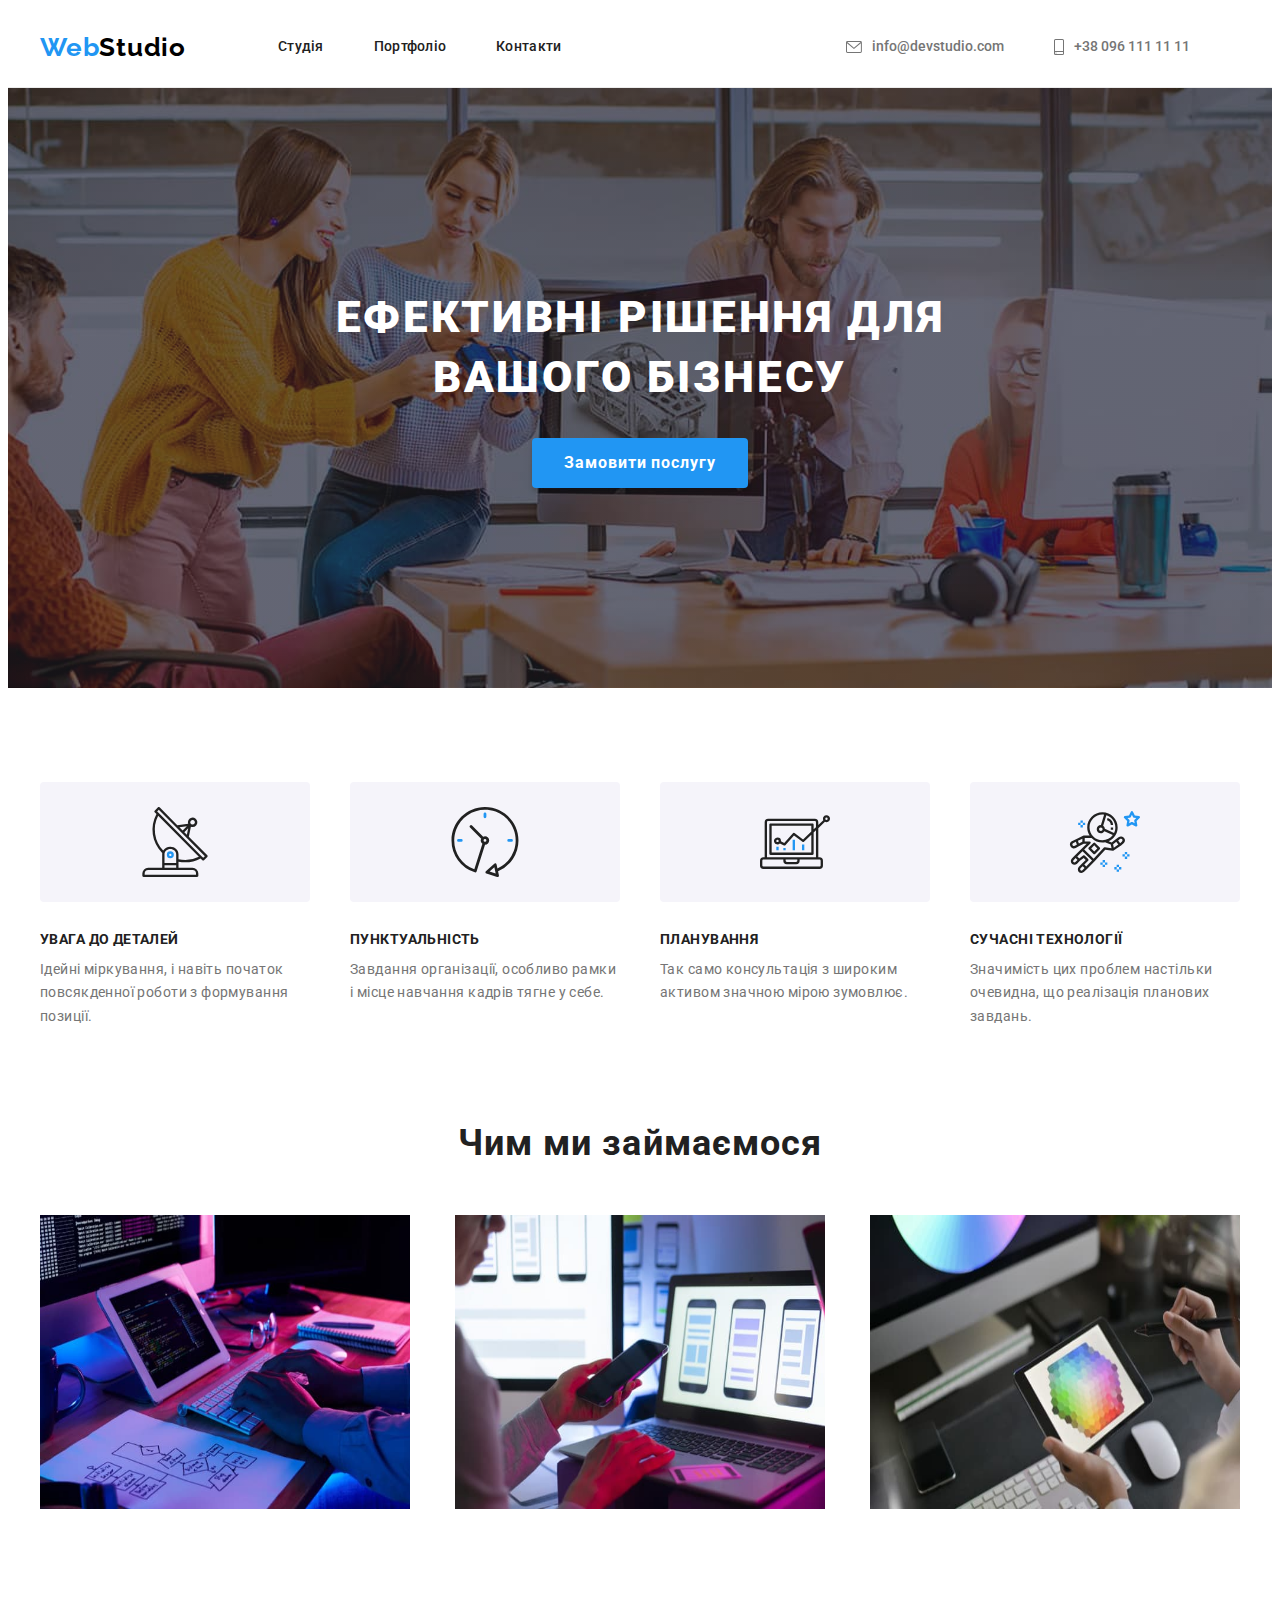
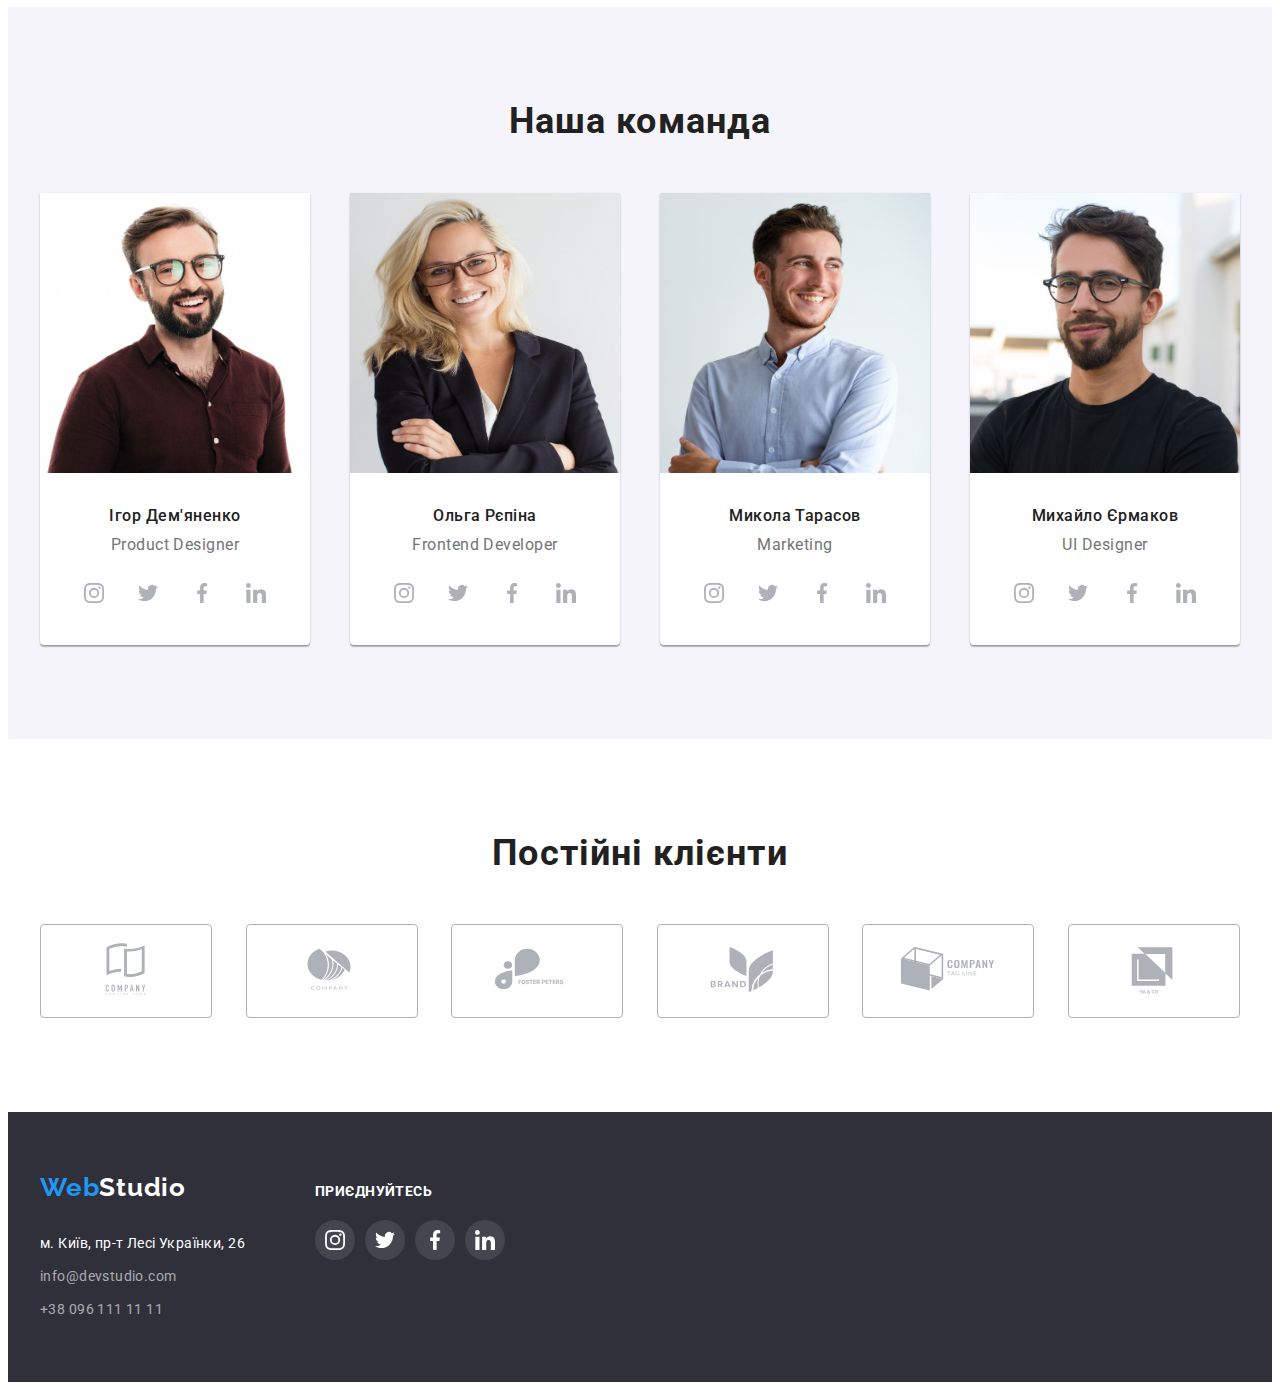
<file: index.html>
<!DOCTYPE html>
<html lang="en">

<head>
    <meta charset="UTF-8">
    <meta http-equiv="X-UA-Compatible" content="IE=edge">
    <meta name="viewport" content="width=device-width, initial-scale=1.0">
    <link rel="preconnect" href="https://fonts.googleapis.com">
    <link rel="preconnect" href="https://fonts.gstatic.com" crossorigin>
    <link href="https://fonts.googleapis.com/css2?family=Raleway:wght@700&display=swap" rel="stylesheet">
    <link rel="preconnect" href="https://fonts.gstatic.com" crossorigin>
    <link href="https://fonts.googleapis.com/css2?family=Roboto:wght@400;500;700;900&display=swap" rel="stylesheet">
    <link rel="stylesheet" href="https://cdnjs.cloudflare.com/ajax/libs/modern-normalize/1.1.0/modern-normalize.min.css"
        integrity="sha512-wpPYUAdjBVSE4KJnH1VR1HeZfpl1ub8YT/NKx4PuQ5NmX2tKuGu6U/JRp5y+Y8XG2tV+wKQpNHVUX03MfMFn9Q=="
        crossorigin="anonymous" referrerpolicy="no-referrer" />
    <link rel="stylesheet" href="styles/styles.css">
    <title>Web Studio</title>
</head>

<body class="body">
    <header class="header">
        <div class="container">
            <div class="header_navigation">
                <a href="index.html" class="webstudio_header">Web<span class="webstudio_header_color">Studio</span></a>
                <nav>
                    <ul class="menu_nav">
                        <li class="li_menu_nav"><a class="text_menu_nav" href="index.html">Студія</a></li>
                        <li class="li_menu_nav"><a class="text_menu_nav" href="portfolio.html">Портфоліо</a></li>
                        <li class="li_menu_nav"><a class="text_menu_nav" href="#">Контакти</a></li>
                    </ul>
                </nav>
                <ul class="menu_contacts">
                    <li class="li_contacts">
                        <a class="text_email_tel" href="mailto:info@devstudio.com">
                            <svg width="16" hight="12" class="email_tel_icon">
                                <use href="./img/icons.svg/symbol-header.svg#icon-mail"></use>
                            </svg>
                            info@devstudio.com</a>
                    </li>
                    <li class="li_contacts">
                        <a class="text_email_tel" href="tel:+38 096 111 11 11">
                            <svg width="10" hight="16" class="email_tel_icon">
                                <use href="./img/icons.svg/symbol-header.svg#icon-smartphone"></use>
                            </svg>
                            +38 096 111 11 11</a>
                    </li>
                </ul>
            </div>
        </div>
    </header>
    <main>
        <section class="section_main_hat">
            <div class="container">
                <h1 class="hat_words">Ефективні рішення для вашого бізнесу</h1>
                <a class="button" href="#"><span class="button_text">Замовити послугу</span></a>
            </div>
        </section>
        <section class="section">
            <div class="container">
                <ul class="features">
                    <li class="li_features">
                        <h3 class="features_tittle">УВАГА ДО ДЕТАЛЕЙ</h3>
                        <p class="features_describe">Ідейні міркування, і навіть початок повсякденної роботи з
                            формування позиції.</p>
                    </li>
                    <li class="li_features">
                        <h3 class="features_tittle">ПУНКТУАЛЬНІСТЬ</h3>
                        <p class="features_describe">Завдання організації, особливо рамки і місце навчання кадрів тягне
                            у себе.</p>
                    </li>
                    <li class="li_features">
                        <h3 class="features_tittle">ПЛАНУВАННЯ</h3>
                        <p class="features_describe">Так само консультація з широким активом значною мірою зумовлює.</p>
                    </li>
                    <li class="li_features">
                        <h3 class="features_tittle">СУЧАСНІ ТЕХНОЛОГІЇ</h3>
                        <p class="features_describe">Значимість цих проблем настільки очевидна, що реалізація планових
                            завдань.</p>
                    </li>
                </ul>
            </div>
        </section>
        <section class="section_what_do_we_do">
            <div class="container">
                <div class="what_do_we_do">
                    <h2 class="text_what_do_we_do">Чим ми займаємося</h2>
                    <ul class="list_work">
                        <li class="img_work"><img width="370" height="294" src="img/index/img1.jpg" alt="Фото"></li>
                        <li class="img_work"><img width="370" height="294" src="img/index/img2.jpg" alt="Фото"></li>
                        <li class="img_work"><img width="370" height="294" src="img/index/img3.jpg" alt="Фото"></li>
                    </ul>
                </div>
            </div>
        </section>
        <section class="section_team">
            <div class="container">
                <div class="our_team">
                    <h2 class="text_our_team">Наша команда</h2>
                    <ul class="team">
                        <li class="team_card"><img width="270" height="280" src="img/index/person_1.jpg" alt="Фото">
                            <div class="team_card_person">
                                <div class="describe_card">
                                    <p class="name_person">Ігор Дем'яненко</p>
                                    <p class="job_person">Product Designer</p>
                                </div>
                                <ul class="social_links">
                                    <li class="li_social_link">
                                        <a class="href_card" href="/">
                                            <svg class="icon_card">
                                                <use href="./img/icons.svg/symbol-defs.svg#icon-instagram"></use>
                                            </svg>
                                        </a>
                                    </li>
                                    <li class="li_social_link">
                                        <a class="href_card" href="/">
                                            <svg class="icon_card">
                                                <use href="./img/icons.svg/symbol-defs.svg#icon-twitter"></use>
                                            </svg>
                                        </a>
                                    </li>
                                    <li class="li_social_link">
                                        <a class="href_card" href="/">
                                            <svg class="icon_card">
                                                <use href="./img/icons.svg/symbol-defs.svg#icon-facebook"></use>
                                            </svg>
                                        </a>
                                    </li>
                                    <li class="li_social_link">
                                        <a class="href_card" href="/">
                                            <svg class="icon_card">
                                                <use href="./img/icons.svg/symbol-defs.svg#icon-linkedin"></use>
                                            </svg>
                                        </a>
                                    </li>
                                </ul>
                            </div>
                        </li>
                        <li class="team_card"><img width="270" height="280" src="img/index/person_2.jpg" alt="Фото">
                            <div class="team_card_person">
                                <div class="describe_card">
                                    <p class="name_person">Ольга Рєпіна</p>
                                    <p class="job_person">Frontend Developer</p>
                                </div>
                                <ul class="social_links">
                                    <li class="li_social_link">
                                        <a class="href_card" href="/">
                                            <svg class="icon_card">
                                                <use href="./img/icons.svg/symbol-defs.svg#icon-instagram"></use>
                                            </svg>
                                        </a>
                                    </li>
                                    <li class="li_social_link">
                                        <a class="href_card" href="/">
                                            <svg class="icon_card">
                                                <use href="./img/icons.svg/symbol-defs.svg#icon-twitter"></use>
                                            </svg>
                                        </a>
                                    </li>
                                    <li class="li_social_link">
                                        <a class="href_card" href="/">
                                            <svg class="icon_card">
                                                <use href="./img/icons.svg/symbol-defs.svg#icon-facebook"></use>
                                            </svg>
                                        </a>
                                    </li>
                                    <li class="li_social_link">
                                        <a class="href_card" href="/">
                                            <svg class="icon_card">
                                                <use href="./img/icons.svg/symbol-defs.svg#icon-linkedin"></use>
                                            </svg>
                                        </a>
                                    </li>
                                </ul>
                            </div>
                        </li>
                        <li class="team_card"><img width="270" height="280" src="img/index/person_3.jpg" alt="Фото">
                            <div class="team_card_person">
                                <div class="describe_card">
                                    <p class="name_person">Микола Тарасов</p>
                                    <p class="job_person">Marketing</p>
                                </div>
                                <ul class="social_links">
                                    <li class="li_social_link">
                                        <a class="href_card" href="/">
                                            <svg class="icon_card">
                                                <use href="./img/icons.svg/symbol-defs.svg#icon-instagram"></use>
                                            </svg>
                                        </a>
                                    </li>
                                    <li class="li_social_link">
                                        <a class="href_card" href="/">
                                            <svg class="icon_card">
                                                <use href="./img/icons.svg/symbol-defs.svg#icon-twitter"></use>
                                            </svg>
                                        </a>
                                    </li>
                                    <li class="li_social_link">
                                        <a class="href_card" href="/">
                                            <svg class="icon_card">
                                                <use href="./img/icons.svg/symbol-defs.svg#icon-facebook"></use>
                                            </svg>
                                        </a>
                                    </li>
                                    <li class="li_social_link">
                                        <a class="href_card" href="/">
                                            <svg class="icon_card">
                                                <use href="./img/icons.svg/symbol-defs.svg#icon-linkedin"></use>
                                            </svg>
                                        </a>
                                    </li>
                                </ul>
                            </div>
                        </li>
                        <li class="team_card"><img width="270" height="280" src="img/index/person_4.jpg" alt="Фото">
                            <div class="team_card_person">
                                <div class="describe_card">
                                    <p class="name_person">Михайло Єрмаков</p>
                                    <p class="job_person">UI Designer</p>
                                </div>
                                <ul class="social_links">
                                    <li class="li_social_link">
                                        <a class="href_card" href="/">
                                            <svg class="icon_card">
                                                <use href="./img/icons.svg/symbol-defs.svg#icon-instagram"></use>
                                            </svg>
                                        </a>
                                    </li>
                                    <li class="li_social_link">
                                        <a class="href_card" href="/">
                                            <svg class="icon_card">
                                                <use href="./img/icons.svg/symbol-defs.svg#icon-twitter"></use>
                                            </svg>
                                        </a>
                                    </li>
                                    <li class="li_social_link">
                                        <a class="href_card" href="/">
                                            <svg class="icon_card">
                                                <use href="./img/icons.svg/symbol-defs.svg#icon-facebook"></use>
                                            </svg>
                                        </a>
                                    </li>
                                    <li class="li_social_link">
                                        <a class="href_card" href="/">
                                            <svg class="icon_card">
                                                <use href="./img/icons.svg/symbol-defs.svg#icon-linkedin"></use>
                                            </svg>
                                        </a>
                                    </li>
                                </ul>
                            </div>
                        </li>
                    </ul>
                </div>
            </div>
        </section>
        <section class="our_clients">
            <div class="container">
                <div>
                    <h2 class="text_our_clients">Постійні клієнти</h2>
                    <ul class="icons_our_clients">
                        <li class="li_clients">
                            <a class="href_clients" href="/">                                
                                <svg class="icon_clients">
                                    <use href="./img/icons.svg/symbol-logo.svg#icon-Logo1"></use>
                                </svg>
                            </a>
                        </li>
                        <li class="li_clients">
                            <a class="href_clients" href="/">
                                <svg class="icon_clients">
                                    <use href="./img/icons.svg/symbol-logo.svg#icon-Logo2"></use>
                                </svg>
                            </a>
                        </li>
                        <li class="li_clients">
                            <a class="href_clients" href="/">
                                <svg class="icon_clients">
                                    <use href="./img/icons.svg/symbol-logo.svg#icon-Logo3"></use>
                                </svg>
                            </a>
                        </li>
                        <li class="li_clients">
                            <a class="href_clients" href="/">
                                <svg class="icon_clients">
                                    <use href="./img/icons.svg/symbol-logo.svg#icon-Logo4"></use>
                                </svg>
                            </a>
                        </li>
                        <li class="li_clients">
                            <a class="href_clients" href="/">
                                <svg class="icon_clients">
                                    <use href="./img/icons.svg/symbol-logo.svg#icon-Logo5"></use>
                                </svg>
                            </a>
                        </li>
                        <li class="li_clients">
                            <a class="href_clients" href="/">
                                <svg class="icon_clients">
                                    <use href="./img/icons.svg/symbol-logo.svg#icon-Logo6"></use>
                                </svg>
                            </a>
                        </li>
                    </ul>
                </div>
            </div>
        </section>
    </main>
    <footer class="footer">
        <div class="container">
            <div class="footer_navigation">
                <div>
                    <a class="webstudio_footer" href="#">Web<span class="webstudio_footer_color">Studio</span></a>
                    <address class="footer_place_text">
                        <ul class="address">
                            <li class="address_li"><a class="map_address" href="#">м. Київ, пр-т Лесі Українки, 26</a>
                            </li>
                            <li class="address_li"><a class="email_footer"
                                    href="info@devstudio.com">info@devstudio.com</a>
                            </li>
                            <li class="address_li"><a class="tel_footer" href="+38 096 111 11 11">+38 096 111 11 11</a>
                            </li>
                        </ul>
                    </address>
                </div>
                <div class="join_social">
                    <h3 class="join">Приєднуйтесь</h3>
                    <ul class="social_footer">
                        <li class="li_social_footer">
                            <a class="footer_icon_href" href="/">
                                <svg class="footer_icon_card">
                                    <use href="./img/icons.svg/symbol-defs.svg#icon-instagram"></use>
                                </svg>
                            </a>
                        </li>
                        <li class="li_social_footer">
                            <a class="footer_icon_href" href="/">
                                <svg class="footer_icon_card">
                                    <use href="./img/icons.svg/symbol-defs.svg#icon-twitter"></use>
                                </svg>
                            </a>
                        </li>
                        <li class="li_social_footer">
                            <a class="footer_icon_href" href="/">
                                <svg class="footer_icon_card">
                                    <use href="./img/icons.svg/symbol-defs.svg#icon-facebook"></use>
                                </svg>
                            </a>
                        </li>
                        <li class="li_social_footer">
                            <a class="footer_icon_href" href="/">
                                <svg class="footer_icon_card">
                                    <use href="./img/icons.svg/symbol-defs.svg#icon-linkedin"></use>
                                </svg>
                            </a>
                        </li>
                    </ul>
                </div>
            </div>
        </div>
    </footer>
</body>

</html>
</file>
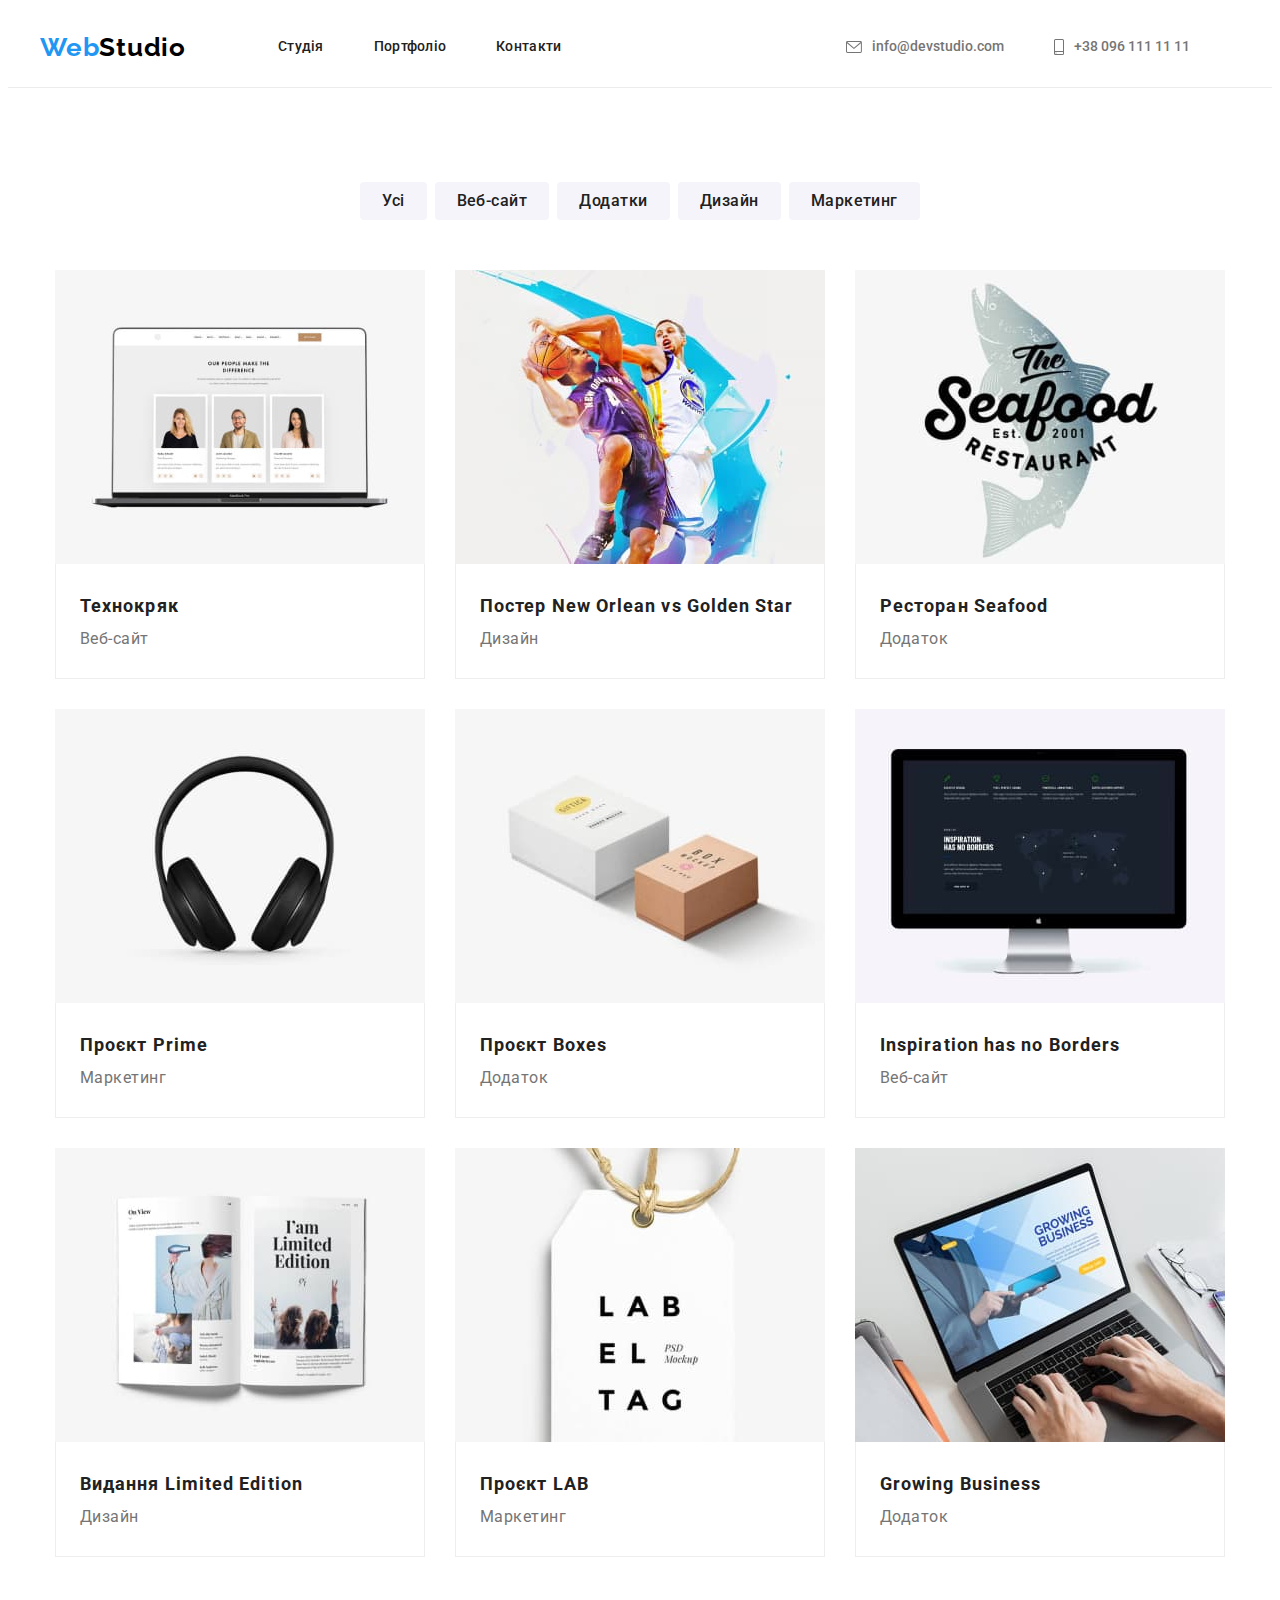
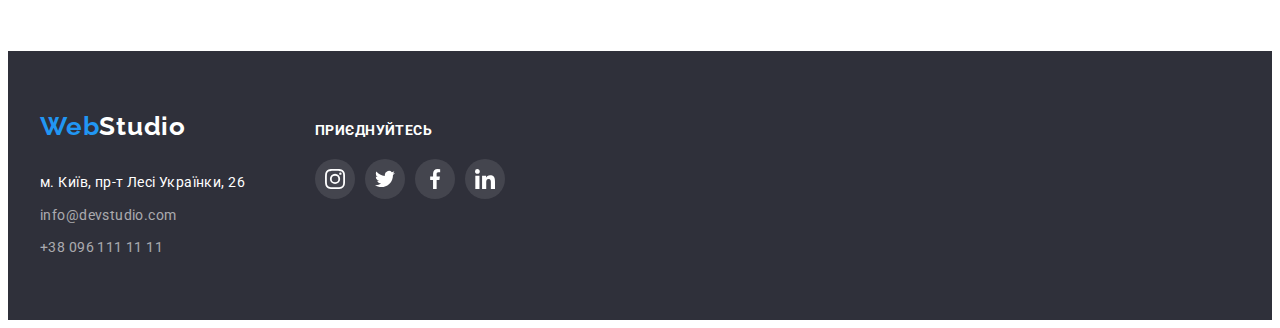
<file: portfolio.html>
<!DOCTYPE html>
<html lang="en">

<head>
    <meta charset="UTF-8">
    <meta http-equiv="X-UA-Compatible" content="IE=edge">
    <meta name="viewport" content="width=device-width, initial-scale=1.0">
    <link rel="preconnect" href="https://fonts.googleapis.com">
    <link rel="preconnect" href="https://fonts.gstatic.com" crossorigin>
    <link href="https://fonts.googleapis.com/css2?family=Raleway:wght@700&display=swap" rel="stylesheet">
    <link rel="preconnect" href="https://fonts.gstatic.com" crossorigin>
    <link href="https://fonts.googleapis.com/css2?family=Roboto:wght@400;500;700;900&display=swap" rel="stylesheet">
    <link rel="stylesheet" href="https://cdnjs.cloudflare.com/ajax/libs/modern-normalize/1.1.0/modern-normalize.min.css"
        integrity="sha512-wpPYUAdjBVSE4KJnH1VR1HeZfpl1ub8YT/NKx4PuQ5NmX2tKuGu6U/JRp5y+Y8XG2tV+wKQpNHVUX03MfMFn9Q=="
        crossorigin="anonymous" referrerpolicy="no-referrer" />
    <link rel="stylesheet" href="styles/styles.css">
    <title>Web Studio</title>
</head>

<body class="body">
    <header class="header">
        <div class="container">
            <div class="header_navigation">
                <a href="index.html" class="webstudio_header">Web<span class="webstudio_header_color">Studio</span></a>
                <nav>
                    <ul class="menu_nav">
                        <li class="li_menu_nav"><a class="text_menu_nav" href="index.html">Студія</a></li>
                        <li class="li_menu_nav"><a class="text_menu_nav" href="portfolio.html">Портфоліо</a></li>
                        <li class="li_menu_nav"><a class="text_menu_nav" href="#">Контакти</a></li>
                    </ul>
                </nav>
                <ul class="menu_contacts">
                    <li class="li_contacts">
                        <a class="text_email_tel" href="mailto:info@devstudio.com">
                            <svg width="16" hight="12" class="email_tel_icon">
                                <use href="./img/icons.svg/symbol-header.svg#icon-mail"></use>
                            </svg>
                            info@devstudio.com</a>
                    </li>
                    <li class="li_contacts">
                        <a class="text_email_tel" href="tel:+38 096 111 11 11">
                            <svg width="10" hight="16" class="email_tel_icon">
                                <use href="./img/icons.svg/symbol-header.svg#icon-smartphone"></use>
                            </svg>
                            +38 096 111 11 11</a>
                    </li>
                </ul>
            </div>
        </div>
    </header>
    <main>
        <section class="section">
            <div class="container">
                <ul class="button_filter_portfolio">
                    <li class="li_button_filter"><a class="button_filter" type="button" href="/">Усі</a></li>
                    <li class="li_button_filter"><a class="button_filter" type="button" href="/">Веб-сайт</a></li>
                    <li class="li_button_filter"><a class="button_filter" type="button" href="/">Додатки</a></li>
                    <li class="li_button_filter"><a class="button_filter" type="button" href="/">Дизайн</a></li>
                    <li class="li_button_filter"><a class="button_filter" type="button" href="/">Маркетинг</a></li>
                </ul>
                <ul class="projects">
                    <li class="project">
                        <img class="img_project" width="370" src="./img/portfolio/portfolio1.jpg" alt="Фото">
                        <div class="card_describe">
                            <p class="project_name">Технокряк</p>
                            <p class="project_filter">Веб-сайт</p>
                        </div>
                    </li>
                    <li class="project">
                        <img class="img_project" width="370" src="./img/portfolio/portfolio2.jpg" alt="Фото">
                        <div class="card_describe">
                            <p class="project_name">Постер New Orlean vs Golden Star</p>
                            <p class="project_filter">Дизайн</p>
                        </div>
                    </li>
                    <li class="project">
                        <img class="img_project" width="370" src="./img/portfolio/portfolio3.jpg" alt="Фото">
                        <div class="card_describe">
                            <p class="project_name">Ресторан Seafood</p>
                            <p class="project_filter">Додаток</p>
                        </div>
                    </li>
                    <li class="project">
                        <img class="img_project" width="370" src="./img/portfolio/portfolio4.jpg" alt="Фото">
                        <div class="card_describe">
                            <p class="project_name">Проєкт Prime</p>
                            <p class="project_filter">Маркетинг</p>
                        </div>
                    </li>
                    <li class="project">
                        <img class="img_project" width="370" src="./img/portfolio/portfolio5.jpg" alt="Фото">
                        <div class="card_describe">
                            <p class="project_name">Проєкт Boxes</p>
                            <p class="project_filter">Додаток</p>
                        </div>
                    </li>
                    <li class="project">
                        <img class="img_project" width="370" src="./img/portfolio/portfolio6.jpg" alt="Фото">
                        <div class="card_describe">
                            <p class="project_name">Inspiration has no Borders</p>
                            <p class="project_filter">Веб-сайт</p>
                        </div>
                    </li>
                    <li class="project">
                        <img class="img_project" width="370" src="./img/portfolio/portfolio7.jpg" alt="Фото">
                        <div class="card_describe">
                            <p class="project_name">Видання Limited Edition</p>
                            <p class="project_filter">Дизайн</p>
                        </div>
                    </li>
                    <li class="project">
                        <img class="img_project" width="370" src="./img/portfolio/portfolio8.jpg" alt="Фото">
                        <div class="card_describe">
                            <p class="project_name">Проєкт LAB</p>
                            <p class="project_filter">Маркетинг</p>
                        </div>
                    </li>
                    <li class="project">
                        <img class="img_project" width="370" src="./img/portfolio/portfolio9.jpg" alt="Фото">
                        <div class="card_describe">
                            <p class="project_name">Growing Business</p>
                            <p class="project_filter">Додаток</p>
                        </div>
                    </li>
                </ul>
            </div>
        </section>
    </main>
    <footer class="footer">
        <div class="container">
            <div class="footer_navigation">
                <div>
                    <a class="webstudio_footer" href="#">Web<span class="webstudio_footer_color">Studio</span></a>
                    <address class="footer_place_text">
                        <ul class="address">
                            <li class="address_li"><a class="map_address" href="#">м. Київ, пр-т Лесі Українки, 26</a>
                            </li>
                            <li class="address_li"><a class="email_footer"
                                    href="info@devstudio.com">info@devstudio.com</a>
                            </li>
                            <li class="address_li"><a class="tel_footer" href="+38 096 111 11 11">+38 096 111 11 11</a>
                            </li>
                        </ul>
                    </address>
                </div>
                <div class="join_social">
                    <h3 class="join">Приєднуйтесь</h3>
                    <ul class="social_footer">
                        <li class="li_social_footer">
                            <a class="footer_icon_href" href="/">
                                <svg class="footer_icon_card">
                                    <use href="./img/icons.svg/symbol-defs.svg#icon-instagram"></use>
                                </svg>
                            </a>
                        </li>
                        <li class="li_social_footer">
                            <a class="footer_icon_href" href="/">
                                <svg class="footer_icon_card">
                                    <use href="./img/icons.svg/symbol-defs.svg#icon-twitter"></use>
                                </svg>
                            </a>
                        </li>
                        <li class="li_social_footer">
                            <a class="footer_icon_href" href="/">
                                <svg class="footer_icon_card">
                                    <use href="./img/icons.svg/symbol-defs.svg#icon-facebook"></use>
                                </svg>
                            </a>
                        </li>
                        <li class="li_social_footer">
                            <a class="footer_icon_href" href="/">
                                <svg class="footer_icon_card">
                                    <use href="./img/icons.svg/symbol-defs.svg#icon-linkedin"></use>
                                </svg>
                            </a>
                        </li>
                    </ul>
                </div>
            </div>
        </div>
    </footer>
</body>

</html>
</file>
<file: styles/styles.css>
.container {
  width: 1200px;
  margin: 0 auto;
  padding-left: 15px;
  padding-right: 15px;
}

.section {
  padding-top: 94px;
  padding-bottom: 94px;
}

.section_team {
  padding-top: 94px;
  padding-bottom: 94px;
  background: #f5f4fa;
}

.section_what_do_we_do {
  padding-bottom: 94px;
}

a {
  text-decoration: none;
}

.body {
  background: #ffffff;
  font-family: "Roboto", sans-serif;
}

.header {
  padding-top: 24px;
  padding-bottom: 24px;
  border-bottom: 1px solid #ececec;
}

.header_navigation {
  margin: 0;
  display: flex;
  align-items: center;
}

.webstudio_header {
  display: flex;
  width: 145px;
  font-family: "Raleway", sans-serif;
  font-weight: 700;
  font-size: 26px;
  line-height: 1.19;
  letter-spacing: 0.03em;
  color: #2196f3;
}

.webstudio_header_color {
  color: black;
}

.webstudio_header:hover {
  color: #62b8ff;
}

.webstudio_header:focus {
  color: #62b8ff;
}

.menu_nav {
  width: 300px;
  margin: 0;
  padding: 0;
  margin-left: 93px;
  display: flex;
}

.li_menu_nav {
  display: block;
  font-weight: 500;
  font-size: 14px;
  line-height: 1.14;
  letter-spacing: 0.02em;
  color: #2196f3;
  list-style-type: none;
}

.li_menu_nav:not(:last-child) {
  margin-right: 50px;
}

.text_menu_nav {
  color: #212121;
}
.text_menu_nav:hover {
  color: #2196f3;
}

.text_menu_nav:focus {
  color: #2196f3;
}

.menu_contacts {
  display: flex;
  margin: 0;
  margin-left: auto;
  padding: 0;
}

.li_contacts {
  margin-right: 50px;
  padding: 0;
  height: 16px;
  display: flex;
  align-items: center;
  font-weight: 500;
  font-size: 14px;
  line-height: 1.14;
  list-style-type: none;
}

.email_tel_icon {
  height: 16px;
  margin-right: 10px;
  fill: #757575;
}

.text_email_tel:hover .email_tel_icon {
  fill: #2196f3;
}

.text_email_tel:focus .email_tel_icon {
  fill: #2196f3;
}

.text_email_tel {
  display: flex;
  align-items: center;
  color: #757575;
}
.text_email_tel:hover {
  color: #2196f3;
}
.text_email_tel:focus {
  color: #2196f3;
}

.section_main_hat {
  background: #2f303a;
  padding-top: 200px;
  padding-bottom: 200px;
  background-image: linear-gradient(
      rgba(47, 48, 58, 0.4),
      rgba(47, 48, 58, 0.4)
    ),
    url("../img/index/img_hat.png");
  background-repeat: no-repeat;
  background-position: center;
  background-size: cover;
}

.hat_words {
  margin: 0 auto;
  width: 800px;
  font-weight: 900;
  font-size: 44px;
  line-height: 1.36;
  text-align: center;
  letter-spacing: 0.06em;
  text-transform: uppercase;
  color: #ffffff;
}

.button {
  width: 216px;
  height: 50px;
  margin: 0 auto;
  margin-top: 30px;
  display: block;
  background: #2196f3;
  box-shadow: 0px 4px 4px rgba(0, 0, 0, 0.15);
  border-radius: 4px;
  cursor: pointer;
}

.button:hover {
  background-color: #3fa6fb;
}
.button:focus {
  background-color: #3fa6fb;
}

.button_text {
  display: flex;
  align-items: center;
  justify-content: center;
  margin: 0 auto;
  height: 50px;
  font-weight: 700;
  font-size: 16px;
  line-height: 1.87;
  letter-spacing: 0.06em;
  color: #ffffff;
}

.features {
  padding-left: 0;
  margin: 0 auto;
  display: flex;
  justify-content: space-between;
  list-style-type: none;
}

.li_features {
  width: 270px;
}

.li_features:nth-child(1)::before {
  display: flex;
  content: "";
  width: 10px;
  height: 10px;
  background-image: url(../img/features/features1.svg);
  width: 270px;
  height: 120px;
  background-position: center;
  background-size: cover;
  margin-bottom: 30px;
}

.li_features:nth-child(2)::before {
  display: flex;
  content: "";
  width: 10px;
  height: 10px;
  background-image: url(../img/features/features2.svg);
  width: 270px;
  height: 120px;
  background-position: center;
  background-size: cover;
  margin-bottom: 30px;
}

.li_features:nth-child(3)::before {
  display: flex;
  content: "";
  width: 10px;
  height: 10px;
  background-image: url(../img/features/features3.svg);
  width: 270px;
  height: 120px;
  background-position: center;
  background-size: cover;
  margin-bottom: 30px;
}

.li_features:nth-child(4)::before {
  display: flex;
  content: "";
  width: 10px;
  height: 10px;
  background-image: url(../img/features/features4.svg);
  width: 270px;
  height: 120px;
  background-position: center;
  background-size: cover;
  margin-bottom: 30px;
}

.features_tittle {
  margin: 0 auto;
  margin-bottom: 10px;
  font-weight: 700;
  font-size: 14px;
  line-height: 1.14;
  letter-spacing: 0.03em;
  text-transform: uppercase;
  color: #212121;
}

.features_describe {
  margin: 0 auto;
  font-weight: 400;
  font-size: 14px;
  line-height: 1.71;
  letter-spacing: 0.03em;
  color: #757575;
}

.text_what_do_we_do {
  margin: 0;
  margin-bottom: 50px;
  font-weight: 700;
  font-size: 36px;
  line-height: 1.16;
  text-align: center;
  letter-spacing: 0.03em;
  color: #212121;
}

.list_work {
  margin: 0;
  padding-left: 0;
  display: flex;
  justify-content: space-between;
}

.img_work {
  display: block;
  list-style-type: none;
}

.text_our_team {
  margin: 0;
  margin-bottom: 50px;
  font-weight: 700;
  font-size: 36px;
  line-height: 1.16;
  text-align: center;
  letter-spacing: 0.03em;
  color: #212121;
}

.team {
  display: flex;
  margin: 0 auto;
  padding-left: 0;
  justify-content: space-between;
}

.team_card {
  list-style-type: none;
  background: #ffffff;
  box-shadow: 0px 1px 3px rgba(0, 0, 0, 0.12), 0px 1px 1px rgba(0, 0, 0, 0.14),
    0px 2px 1px rgba(0, 0, 0, 0.2);
  border-radius: 0px 0px 4px 4px;
}

.describe_card {
  margin: 0 auto;
  margin-bottom: 16px;
}

.team_card_person {
  margin: 0 auto;
  padding-top: 30px;
  padding-bottom: 30px;
}

.name_person {
  margin: 0;
  margin-bottom: 10px;
  font-weight: 500;
  font-size: 16px;
  line-height: 1.18;
  text-align: center;
  letter-spacing: 0.03em;
  color: #212121;
}

.job_person {
  margin: 0;
  font-weight: 400;
  font-size: 16px;
  line-height: 1.18;
  text-align: center;
  letter-spacing: 0.03em;
  color: #757575;
}

.social_links {
  margin: 0;
  padding: 0;
  list-style: none;
  display: flex;
  justify-content: center;
}

.href_card {
  display: flex;
  justify-content: center;
  align-items: center;
  width: 44px;
  height: 44px;
  border-radius: 50%;
  background-color: #ffffff;
  border: none;
  cursor: pointer;
}

.icon_card {
  width: 20px;
  height: 20px;
  fill: #afb1b8;
}

.social_links .li_social_link:not(:last-child) {
  margin-right: 10px;
}

.href_card:hover {
  background-color: #2196f3;
}

.href_card:focus {
  background-color: #2196f3;
}

.href_card:hover .icon_card {
  fill: rgb(255, 255, 255);
}

.href_card:focus .icon_card {
  fill: rgb(255, 255, 255);
}

.our_clients {
  padding-top: 94px;
  padding-bottom: 94px;
}

.text_our_clients {
  margin: 0;
  margin-bottom: 50px;
  font-weight: 700;
  font-size: 36px;
  line-height: 1.16;
  text-align: center;
  letter-spacing: 0.03em;
  color: #212121;
}

.icons_our_clients {
  margin: 0;
  padding: 0;
  display: flex;
  justify-content: space-between;
  list-style: none;
}

.li_clients {
  margin: 0;
  width: 170px;
  height: 92px;
  border: 1px solid #afb1b8;
  border-radius: 4px;
}

.li_clients:hover {
  border: 1px solid #2196f3;
  border-radius: 4px;
}

.li_clients:focus {
  border: 1px solid #2196f3;
  border-radius: 4px;
}

.href_clients {
  display: flex;
  justify-content: center;
  align-items: center;
  width: 169px;
  height: 89px;
}

.icon_clients {
  width: 106px;
  height: 60px;
  fill: #afb1b8;
}

.li_clients:hover .icon_clients {
  fill: #2196f3;
}

.href_clients:focus .icon_clients {
  fill: #2196f3;
}

.footer {
  padding-top: 60px;
  padding-bottom: 60px;
  background: #2f303a;
}

.footer_place_text {
  display: flex;
  flex-direction: column;
  justify-content: center;
}

.webstudio_footer {
  display: block;
  margin-bottom: 20px;
  width: 140px;
  font-family: "Raleway", sans-serif;
  font-weight: 700;
  font-size: 26px;
  line-height: 1.19;
  letter-spacing: 0.03em;
  color: #2196f3;
}

.webstudio_footer_color {
  color: #ffffff;
}

.webstudio_footer:hover {
  color: #56abf0;
}

.webstudio_footer:focus {
  color: #56abf0;
}
.address {
  margin: 0;
  display: flex;
  flex-direction: column;
  padding-left: 0;
  list-style-type: none;
}

.address_li {
  margin-top: 9px;
}

.map_address {
  font-style: normal;
  font-size: 14px;
  line-height: 1.71;
  letter-spacing: 0.03em;
  color: #ffffff;
}
.map_address:hover {
  color: #2196f3;
}

.map_address:focus {
  color: #2196f3;
}

.email_footer {
  font-style: normal;
  font-size: 14px;
  line-height: 1.71;
  letter-spacing: 0.03em;
  color: rgba(255, 255, 255, 0.6);
}
.email_footer:hover {
  color: #ffffff;
}

.email_footer:focus {
  color: #ffffff;
}

.tel_footer {
  font-style: normal;
  font-size: 14px;
  line-height: 1.71;
  letter-spacing: 0.03em;
  color: rgba(255, 255, 255, 0.6);
}
.tel_footer:hover {
  color: #ffffff;
}

.tel_footer:focus {
  color: #ffffff;
}

.footer_navigation {
  margin: 0;
  display: flex;
  align-items: baseline;
}

.join_social {
  margin: 0;
  margin-left: 70px;
}

.join {
  margin: 0;
  font-weight: 700;
  font-size: 14px;
  line-height: 1.14;
  letter-spacing: 0.03em;
  text-transform: uppercase;
  color: #ffffff;
}

.social_footer {
  display: flex;
  margin: 0;
  padding: 0;
  margin-top: 20px;
  list-style: none;
}

.footer_icon_href {
  display: flex;
  align-items: center;
  justify-content: center;
  width: 40px;
  height: 40px;
  border-radius: 50%;
  background: rgba(255, 255, 255, 0.1);
}

.social_footer .li_social_footer:not(:last-child) {
  margin-right: 10px;
}

.footer_icon_href:hover {
  background-color: #008cff;
}

.footer_icon_href:focus {
  background-color: #008cff;
}

.footer_icon_card {
  width: 20px;
  height: 20px;
  fill: #ffffff;
}

/* Portfolio */

.body_portfolio {
  position: relative;
  background: #ffffff;
  font-family: "Roboto", sans-serif;
}

.button_filter_portfolio {
  margin: 0;
  padding: 0;
  margin-bottom: 50px;
  display: flex;
  list-style-type: none;
  justify-content: center;
}

.button_filter_portfolio .li_button_filter:not(:first-child) {
  margin-left: 8px;
}

.button_filter {
  display: flex;
  justify-content: center;
  align-items: center;
  padding-left: 22px;
  padding-right: 22px;
  height: 38px;
  font-family: "Roboto", sans-serif;
  font-weight: 500;
  font-size: 16px;
  line-height: 1.62;
  text-align: center;
  letter-spacing: 0.03em;
  color: #212121;
  background: #f5f4fa;
  border-radius: 4px;
}

.button_filter:hover {
  color: #ffffff;
  background-color: #2196f3;
  box-shadow: 0px 1px 3px rgba(0, 0, 0, 0.12), 0px 1px 1px rgba(0, 0, 0, 0.14),
    0px 2px 1px rgba(0, 0, 0, 0.2);
}

.button_filter:focus {
  color: #ffffff;
  background-color: #2196f3;
  box-shadow: 0px 1px 3px rgba(0, 0, 0, 0.12), 0px 1px 1px rgba(0, 0, 0, 0.14),
    0px 2px 1px rgba(0, 0, 0, 0.2);
}

.projects {
  margin: 0;
  padding: 0;
  margin: -15px;
  justify-content: center;
  list-style-type: none;
  display: flex;
  flex-wrap: wrap;
}

.project {
  margin: 0;
  margin: 15px;
}

.project:hover {
  box-shadow: 0px 1px 1px rgba(0, 0, 0, 0.12), 0px 4px 4px rgba(0, 0, 0, 0.06),
    1px 4px 6px rgba(0, 0, 0, 0.16);
}

.card_describe {
  margin-top: -5px;
  padding: 24px;
  border: 1px solid #eeeeee;
}

.project_name {
  margin: 0;
  font-weight: 700;
  font-size: 18px;
  line-height: 2;
  letter-spacing: 0.06em;
  color: #212121;
}

.project_filter {
  margin: 0;
  font-weight: 400;
  font-size: 16px;
  line-height: 1.87;
  letter-spacing: 0.03em;
  color: #757575;
}
</file>
